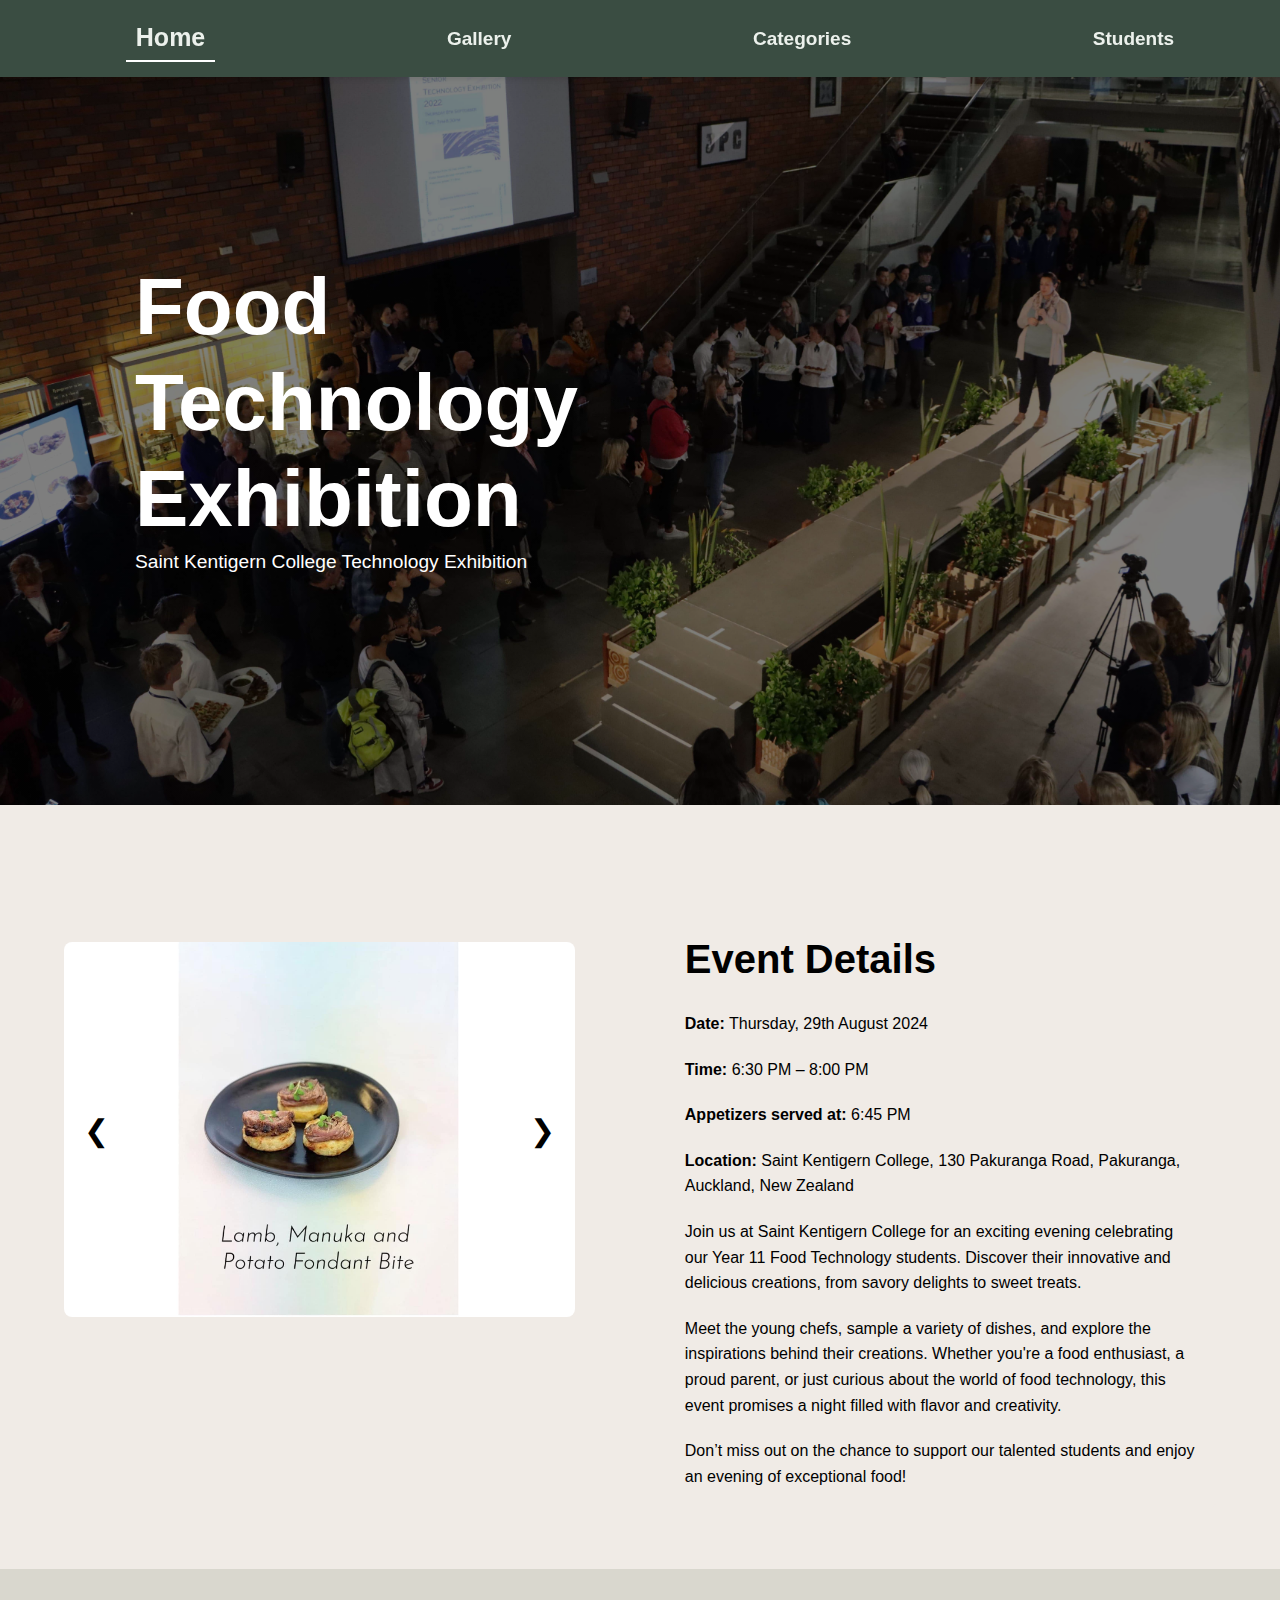
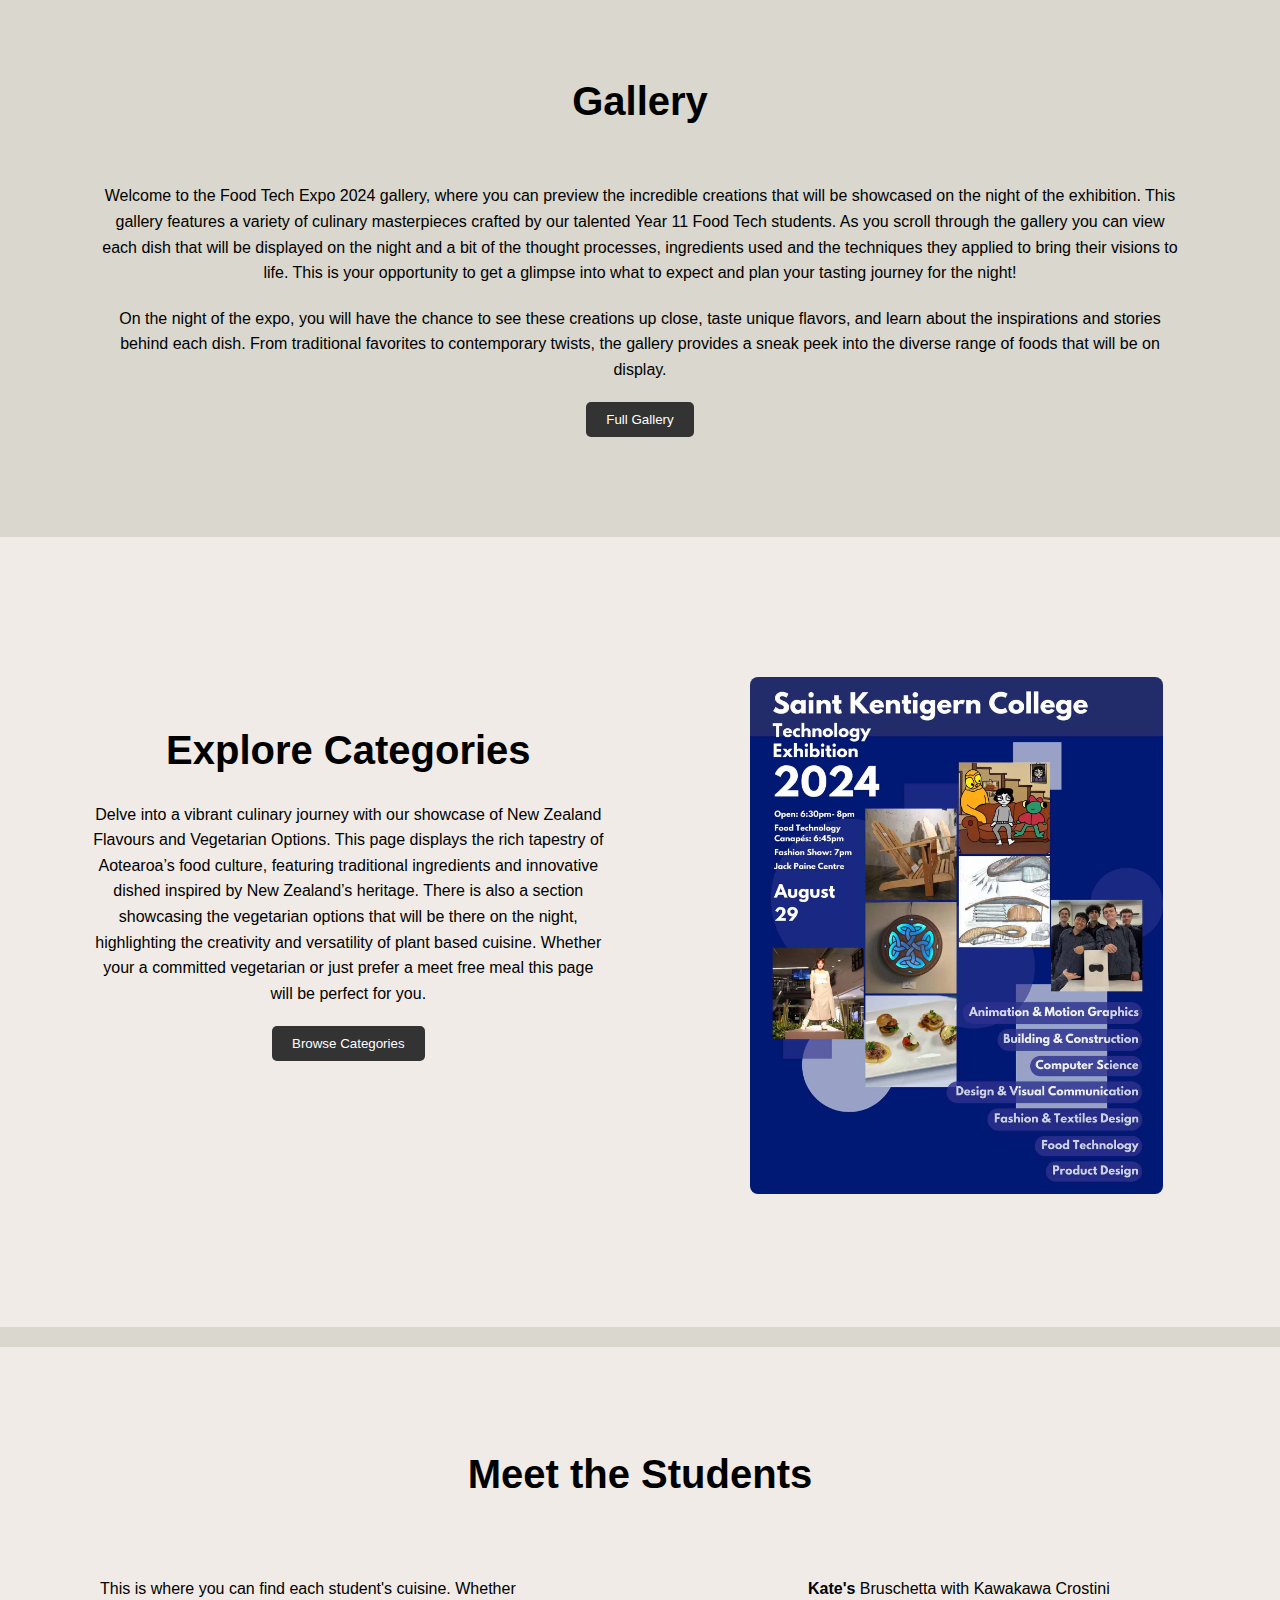
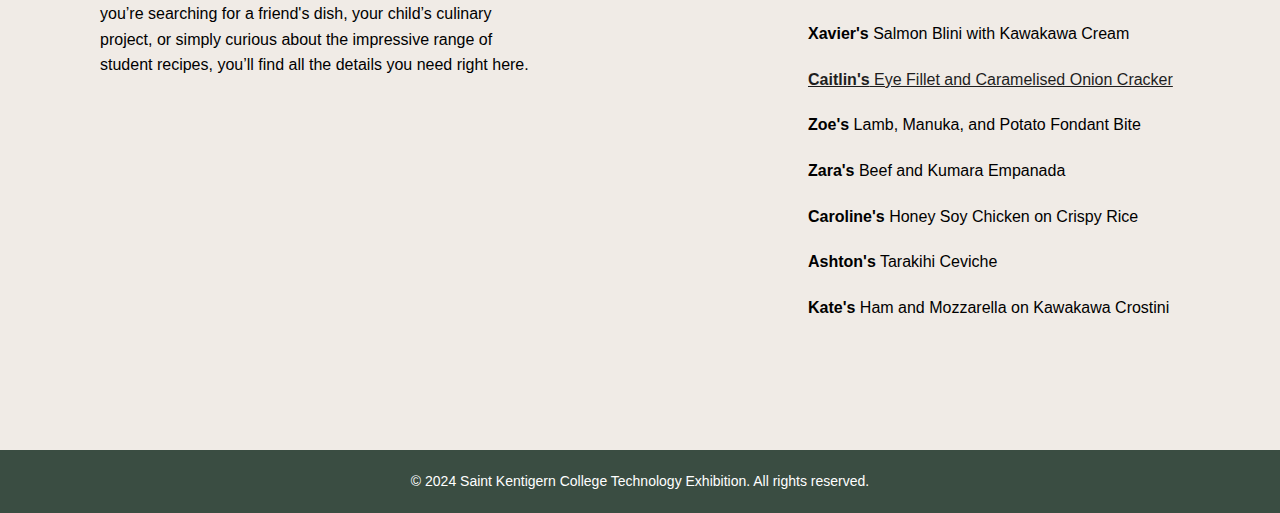
<file: index.html>
<!DOCTYPE html>
<html lang="en">

<head>
    <meta charset="UTF-8">
    <meta http-equiv="X-UA-Compatible" content="IE=edge">
    <meta name="viewport" content="width=device-width, initial-scale=1.0">
    <title>Food Technology Exhibition</title>
    <link rel="stylesheet" href="/css/styles.css">
    <link rel="stylesheet" href="/css/nav-footer.css">

</head>

<body>

    <nav>
        <a class="nav-home" href="index.html">Home</a>
        <a class="nav-gallery" href="gallery.html">Gallery</a>
        <a class="nav-categories" href="categories.html">Categories</a>
        <a class="nav-student" href="#students">Students</a>
    </nav>



    <div id="hero-imageid" class="hero-image">
        <div class="hero-text">
            <h1>Food Technology Exhibition</h1>
            <p>Saint Kentigern College Technology Exhibition</p>
        </div>
    </div>

    <section class="intro">
        <div class="intro-content">
            <div class="slider-container">
                <div class="slider">
                    <div class="slides">

                        <img src="/images/food-images/food-1.jpg" alt="Lamb, Manuka and Potato Fondant Bite">
                        <img src="/images/food-images/food-2.jpg" alt="Beef and Kumara Empanada">
                        <img src="/images/food-images/food-3.png" alt="Tarakihi Ceviche">
                        <img src="/images/food-images/food-4.png" alt="Ham and Mozzerella on Kawakawa Crostini">
                        <img src="/images/food-images/food-5.jpg" alt="Eye Fillet and Caramelised Onion Cracker">
                        <img src="/images/food-images/food-6.jpg" alt="Salmon Blini with Kawakawa Cream">
                        <img src="/images/food-images/food-7.png" alt="Bruschetta with Kawakawa Crostini">
                        <img src="/images/food-images/food-8.jpg" alt="Honey Soy Chicken on Crispy Rice">
                    </div>
                    <button class="prev">&#10094;</button>
                    <button class="next">&#10095;</button>
                </div>


            </div>



            <div class="intro-text">
                <h2>Event Details</h2>
                <p><strong>Date:</strong> Thursday, 29th August 2024</p>
                <p><strong>Time:</strong> 6:30 PM – 8:00 PM</p>
                <p><strong>Appetizers served at:</strong> 6:45 PM</p>
                <p><strong>Location:</strong> Saint Kentigern College, 130 Pakuranga Road,
                    Pakuranga, Auckland,
                    New Zealand</p>

                <p>Join us at Saint Kentigern College for an exciting evening celebrating our Year 11 Food Technology
                    students. Discover their innovative and delicious creations, from savory delights to sweet treats.
                </p>

                <p>Meet the young chefs, sample a variety of dishes, and explore the inspirations behind their
                    creations. Whether you're a food enthusiast, a
                    proud parent, or just curious about the world of food technology, this event promises a night filled
                    with flavor and creativity.</p>

                <p>Don’t miss out on the chance to support our talented students and enjoy an evening of exceptional
                    food!</p>
            </div>
        </div>
    </section>

    <section id="gallery" class="section gallery-section">
        <h2>Gallery</h2>
        <p>Welcome to the Food Tech Expo 2024 gallery, where you can preview the incredible creations that will be
            showcased on the night of the exhibition. This gallery features a variety of culinary masterpieces crafted
            by our talented Year 11 Food Tech students. As you scroll through the gallery you can view each dish that
            will be displayed on the night and a bit of the thought processes, ingredients used and the techniques they
            applied to bring their visions to life. This is your opportunity to get a glimpse into what to expect and
            plan your tasting journey for the night!</p>
        <p>On the night of the expo, you will have the chance to see these creations up close, taste unique flavors, and
            learn about the inspirations and stories behind each dish. From traditional favorites to contemporary
            twists, the gallery provides a sneak peek into the diverse range of foods that will be on display. </p>
        
        <button class="navigate-button" onclick="window.location.href='gallery.html'">Full Gallery</button>

    </section>




    <section class="category-section">

        <div class="category-content">
            <div class="category-text-content">
                <h2>Explore Categories</h2>
                <p>Delve into a vibrant culinary journey with our showcase of New Zealand Flavours and Vegetarian
                    Options. This page displays the rich tapestry of Aotearoa’s food culture, featuring traditional
                    ingredients and innovative dished inspired by New Zealand’s heritage.
                    There is also a section showcasing the vegetarian options that will be there on the night,
                    highlighting the creativity and versatility of plant based cuisine. Whether your a committed
                    vegetarian or just prefer a meet free meal this page will be perfect for you.</p>
                <button class="navigate-button" onclick="window.location.href='categories.html'">Browse
                    Categories</button>
            </div>

            <div class="category-image-content">
                <img src="/images/poster.jpg" alt="Saint Kentigern Tech Exhibition Poster">
            </div>
        </div>
    </section>

    <div class="divider"></div>

    <section id="students" class="section students-section">
        <h2>Meet the Students</h2>
        <p></p>

        <div class="students-content">
            <div class="students-left">
                <p>This is where you can find each student's cuisine. Whether you’re searching for a friend's dish, your
                    child’s culinary project, or simply curious about the impressive range of student recipes, you’ll
                    find all the details you need right here.</p>

            </div>

            <div class="students-right">
                <p><span class="highlight">Kate's</span> Bruschetta with Kawakawa Crostini</p>
                <p><span class="highlight">Xavier's</span> Salmon Blini with Kawakawa Cream</p>
                <p><a href="student.html"><span class="highlight">Caitlin's</span> Eye Fillet and Caramelised Onion Cracker</a></p>
                <p><span class="highlight">Zoe's</span> Lamb, Manuka, and Potato Fondant Bite</p>
                <p><span class="highlight">Zara's</span> Beef and Kumara Empanada</p>
                <p><span class="highlight">Caroline's</span> Honey Soy Chicken on Crispy Rice</p>
                <p><span class="highlight">Ashton's</span> Tarakihi Ceviche</p>
                <p><span class="highlight">Kate's</span> Ham and Mozzarella on Kawakawa Crostini</p>
                
            </div>
        </div>
    </section>



    <footer>
        <div class="footer-content">
            <p>&copy; 2024 Saint Kentigern College Technology Exhibition. All rights reserved.</p>
        </div>
    </footer>


    <script src="/js/auto-slider.js"></script>
</body>

</html>
</file>
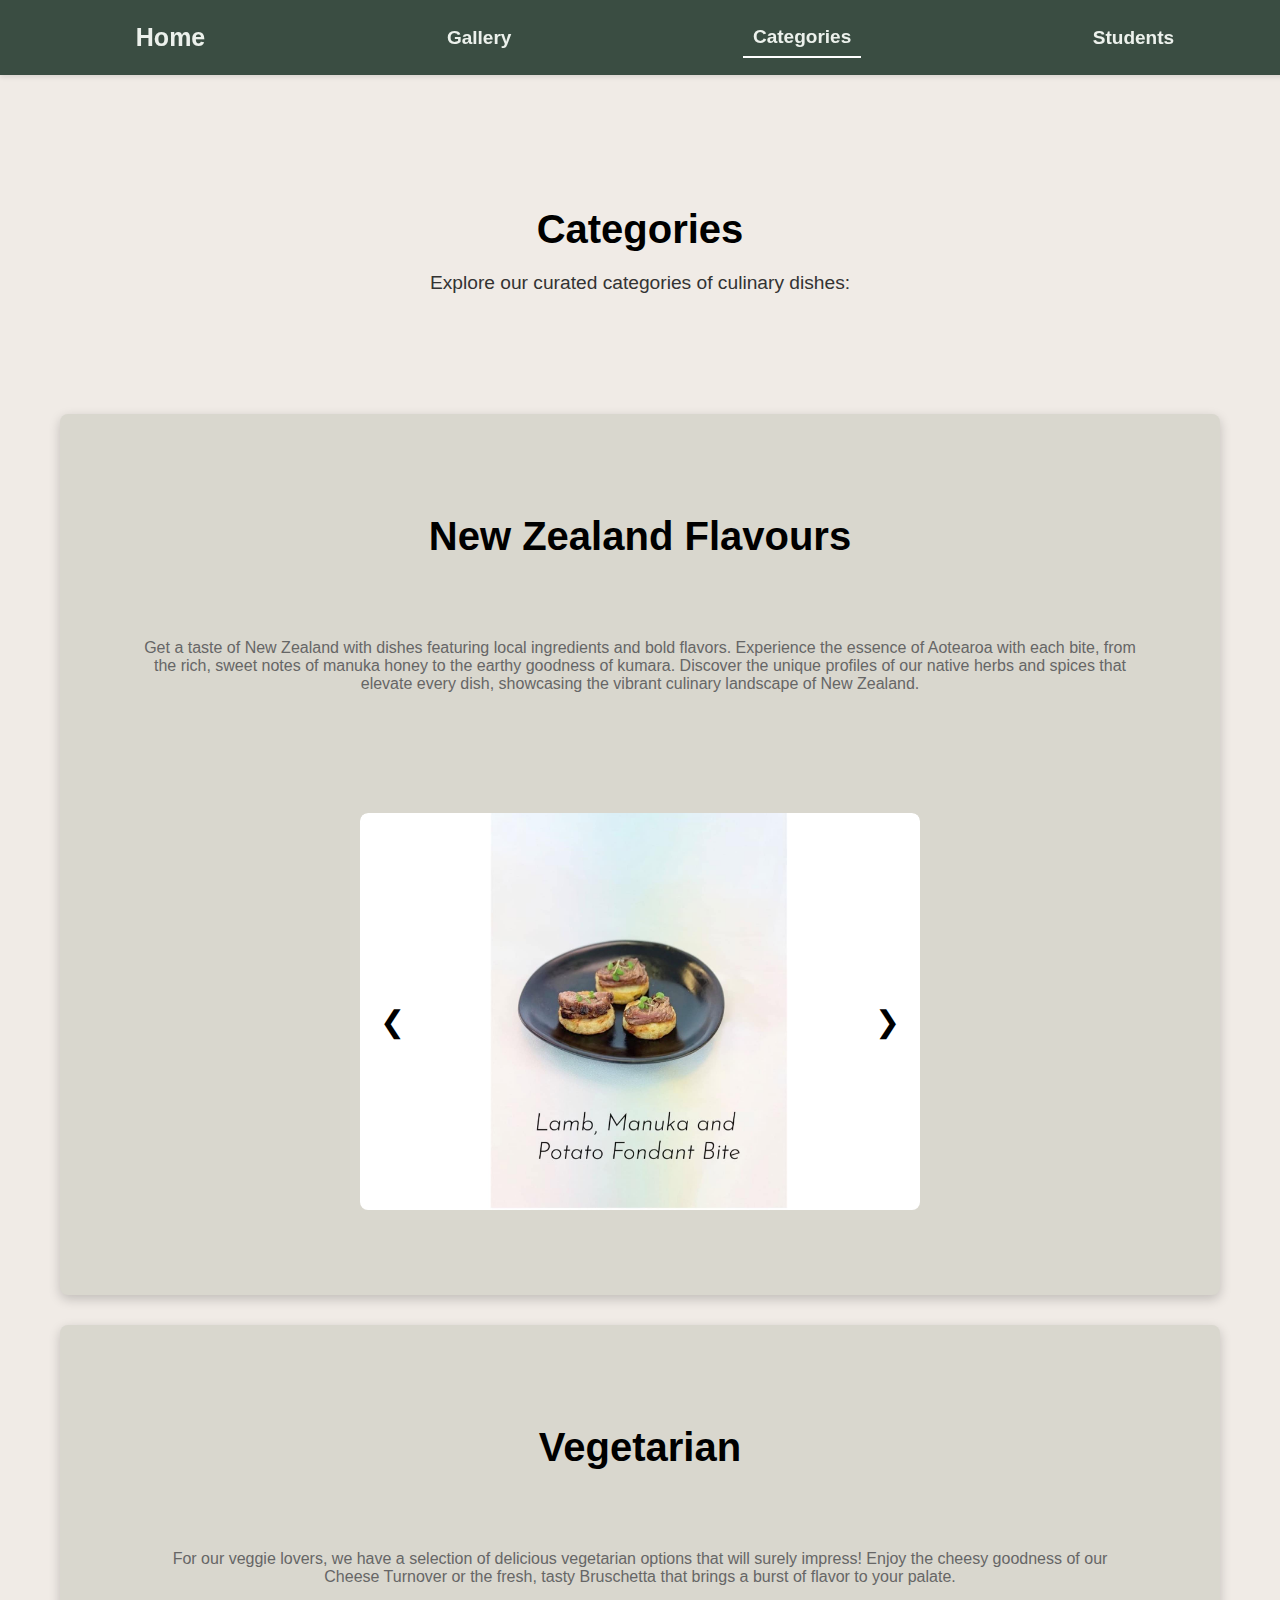
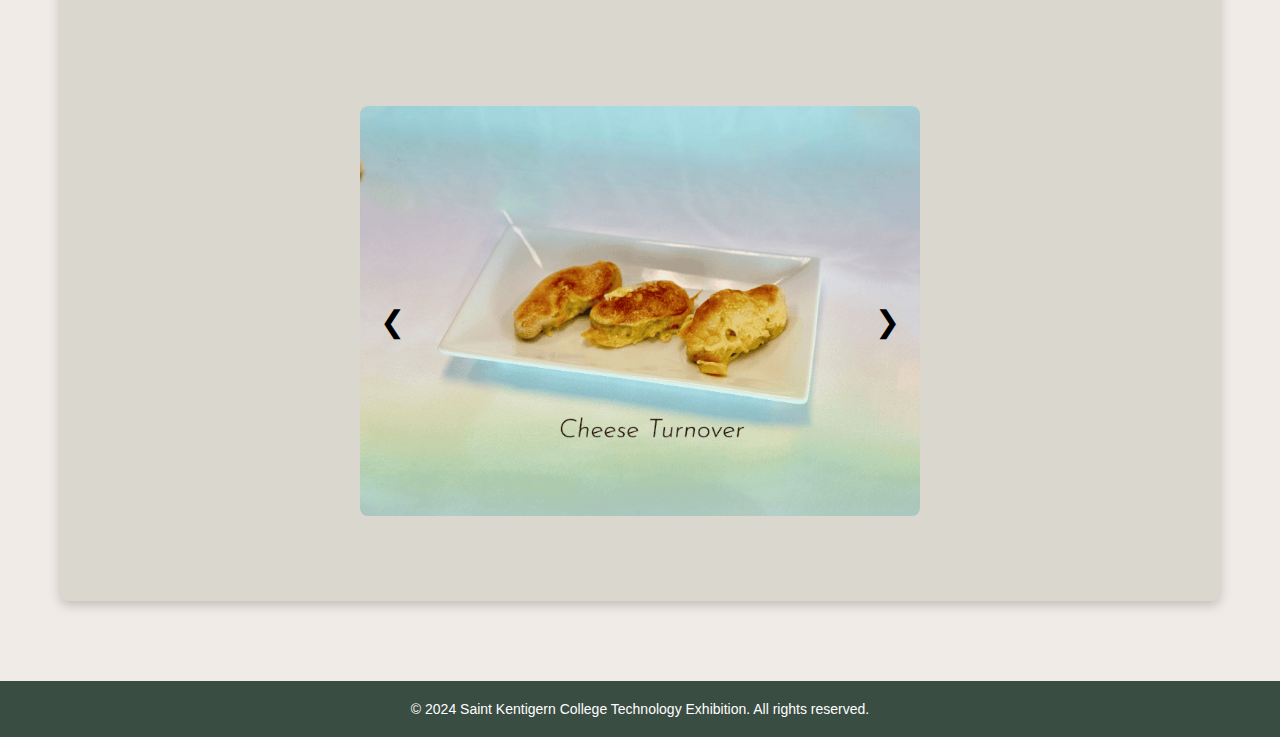
<file: categories.html>
<!DOCTYPE html>
<html lang="en">

<head>
    <meta charset="UTF-8">
    <meta name="viewport" content="width=device-width, initial-scale=1.0">
    <title>Categories - Food Technology Exhibition</title>
    <link rel="stylesheet" href="/css/categories.css">
    <link rel="stylesheet" href="/css/nav-footer.css">
</head>

<body>

    <nav>
        <a class="nav-home" href="index.html">Home</a>
        <a class="nav-gallery" href="gallery.html">Gallery</a>
        <a class="nav-categories" href="categories.html">Categories</a>
        <a class="nav-student" href="index.html#students">Students</a>
    </nav>

    <section class="category-section">
        <h1>Categories</h1>
        <p>Explore our curated categories of culinary dishes:</p>

        <div class="category-grid">
            <div class="category-item">
                <h1>New Zealand Flavours</h1>
                <p>Get a taste of New Zealand with dishes featuring local ingredients and bold flavors. Experience the essence of Aotearoa with each bite, from the rich, sweet notes of manuka honey to the earthy goodness of kumara. Discover the unique profiles of our native herbs and spices that elevate every dish, showcasing the vibrant culinary landscape of New Zealand.</p>

                <div class="slider-container">
                    <div class="slider">
                        <div class="slides">
                            <img src="/images/food-images/food-1.jpg" alt="Lamb, Manuka and Potato Fondant Bite">
                            <img src="/images/food-images/food-2.jpg" alt="Beef and Kumara Empanada">
                            <img src="/images/food-images/food-6.jpg" alt="Salmon Blini with Kawakawa Cream">
                            <img src="/images/food-images/food-7.png" alt="Bruschetta with Kawakawa Crostini">
                        </div>
                        <button class="prev">&#10094;</button>
                        <button class="next">&#10095;</button>
                    </div>
                </div>
            </div>

            <div class="category-item">
                <h1>Vegetarian</h1>
                <p>For our veggie lovers, we have a selection of delicious vegetarian options that will surely impress! Enjoy the cheesy goodness of our Cheese Turnover or the fresh, tasty Bruschetta that brings a burst of flavor to your palate.</p>

                <div class="slider-container">
                    <div class="slider">
                        <div class="slides">
                            <img src="/images/food-images/food-4.png" alt="Cheese Turnover">
                            <img src="/images/food-images/food-7.png" alt="Bruschetta">
                        </div>
                        <button class="prev">&#10094;</button>
                        <button class="next">&#10095;</button>
                    </div>
                </div>
            </div> <!-- Close category-item div -->
        </div> <!-- Close category-grid div -->
    </section>

    <footer>
        <div class="footer-content">
            <p>&copy; 2024 Saint Kentigern College Technology Exhibition. All rights reserved.</p>
        </div>
    </footer>

    <script src="/js/auto-slider.js"></script>
</body>

</html>
</file>
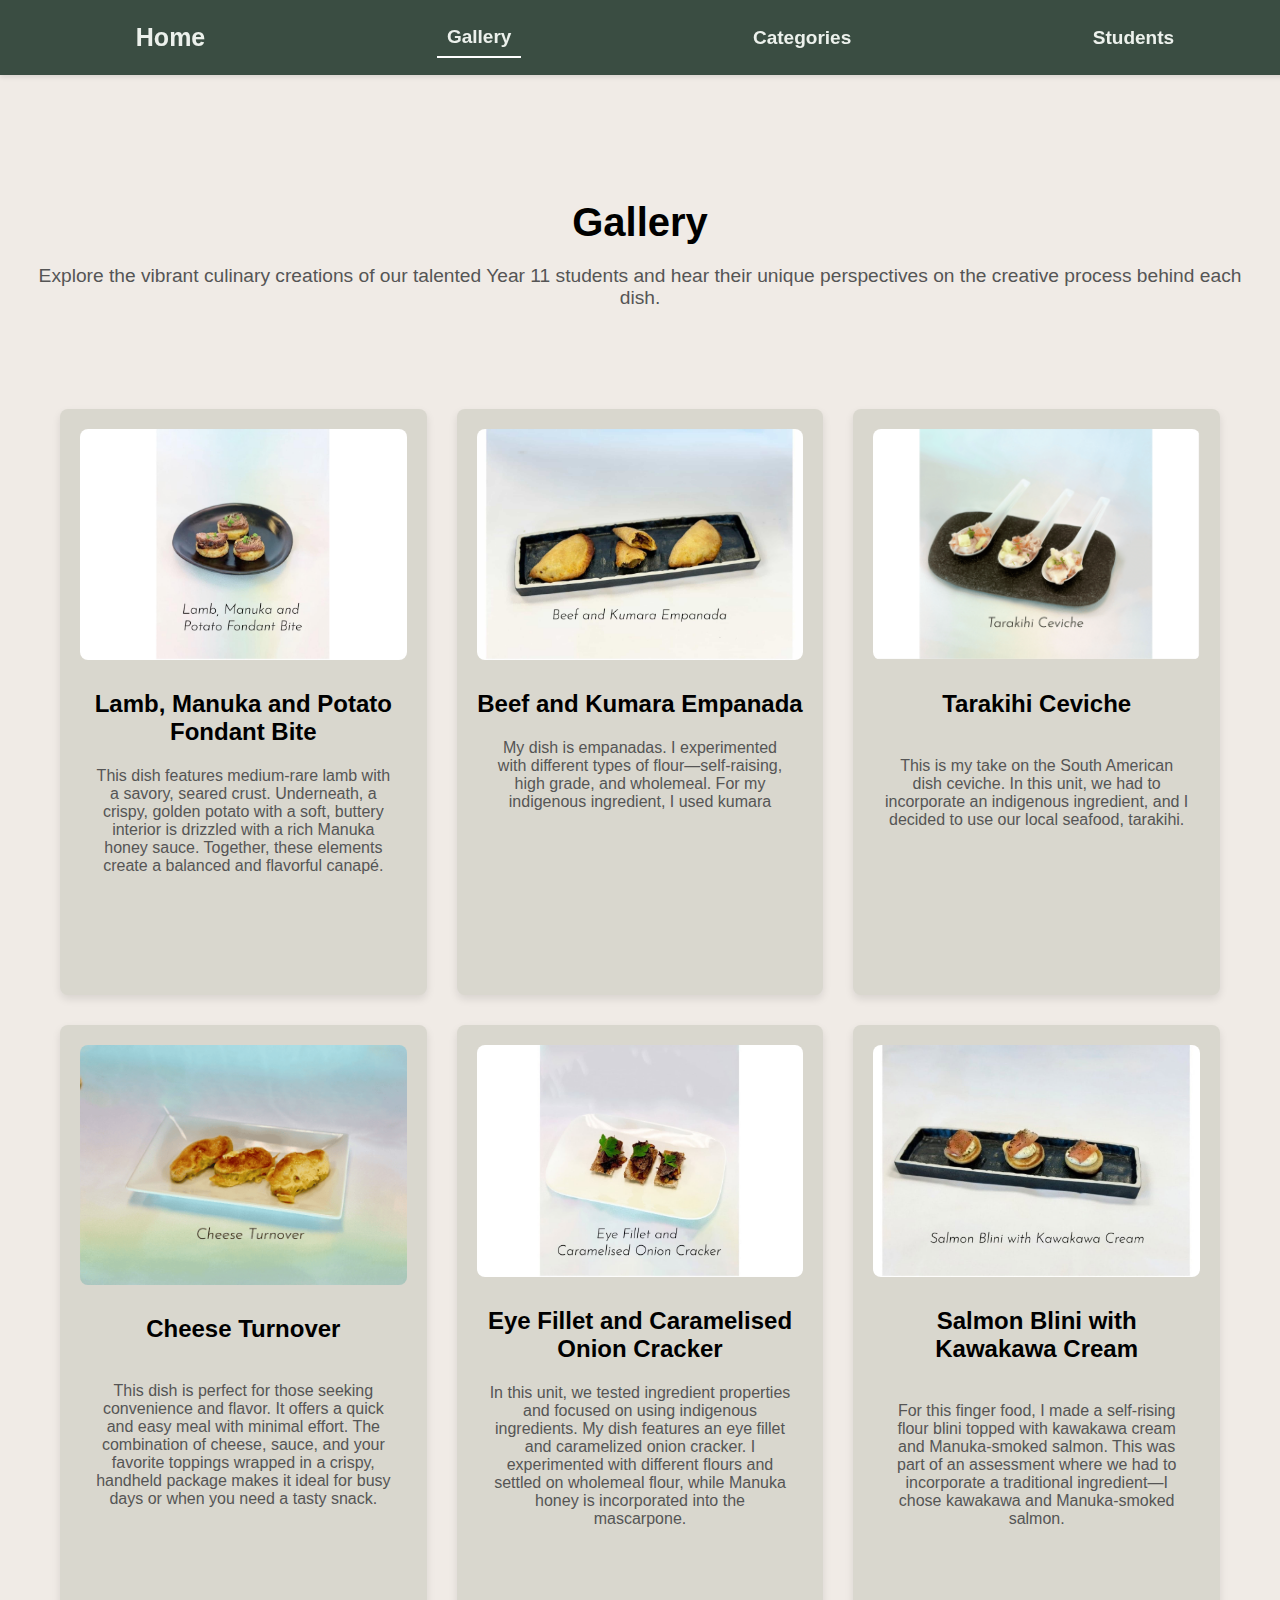
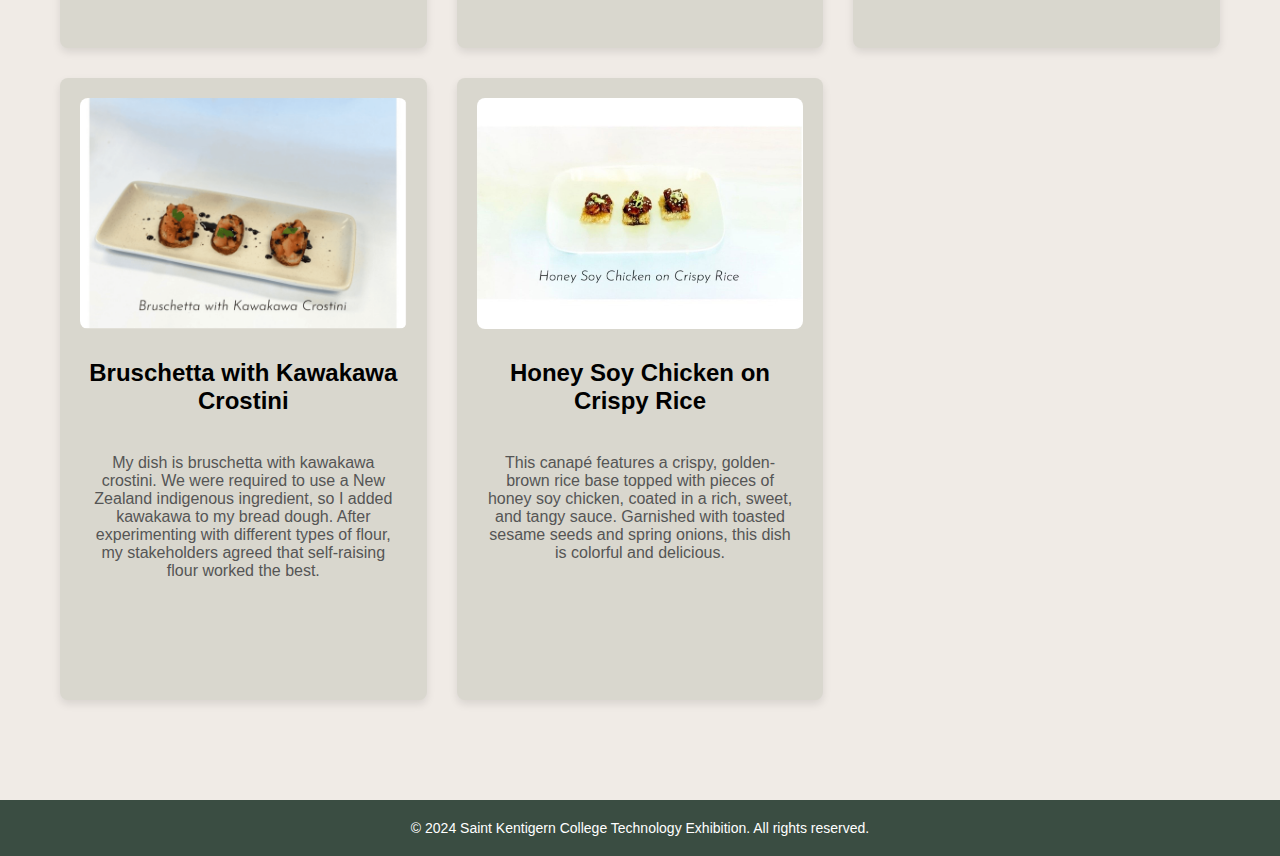
<file: gallery.html>
<!DOCTYPE html>
<html lang="en">

<head>
    <meta charset="UTF-8">
    <meta name="viewport" content="width=device-width, initial-scale=1.0">
    <title>Gallery - Food Technology Exhibition</title>
    <link rel="stylesheet" href="/css/gallery.css">
    <link rel="stylesheet" href="/css/nav-footer.css">
</head>

<body>

    <nav>
        <a class="nav-home" href="index.html">Home</a>
        <a class="nav-gallery" href="gallery.html">Gallery</a>
        <a class="nav-categories" href="categories.html">Categories</a>
        <a class="nav-student" href="index.html#students">Students</a>
    </nav>

    <section class="gallery-section">
        <h1>Gallery</h1>
        <p>Explore the vibrant culinary creations of our talented Year 11 students and hear their unique perspectives on
            the creative process behind each dish.</p>


        <div class="gallery-grid">
            <div class="gallery-item">
                <img src="/images/food-images/food-1.jpg" alt="Lamb, Manuka and Potato Fondant Bite" class="gallery-image">
                <h2>Lamb, Manuka and Potato Fondant Bite</h2>
                <p>This dish features medium-rare lamb with a savory, seared crust. Underneath, a crispy, golden potato
                    with a soft, buttery interior is drizzled with a rich Manuka honey sauce. Together, these elements
                    create a balanced and flavorful canapé.</p>
            </div>
            <div class="gallery-item">
                <img src="/images/food-images/food-2.jpg" alt="Beef and Kumara Empanada" class="gallery-image">
                <h2>Beef and Kumara Empanada</h2>
                <p>My dish is empanadas. I experimented with different types of flour—self-raising, high grade, and
                    wholemeal. For my indigenous ingredient, I used kumara</p>
            </div>
            <div class="gallery-item">
                <img src="/images/food-images/food-3.png" alt="Tarakihi Ceviche" class="gallery-image">
                <h2>Tarakihi Ceviche</h2>
                <br>
                <p>This is my take on the South American dish ceviche. In this unit, we had to incorporate an indigenous
                    ingredient, and I decided to use our local seafood, tarakihi.</p>
            </div>
            <div class="gallery-item">
                <img src="/images/food-images/food-4.png" alt="Cheese Turnover" class="gallery-image">
                <h2>Cheese Turnover</h2>
                <br>
                <p>This dish is perfect for those seeking convenience and flavor. It offers a quick and easy meal with
                    minimal effort. The combination of cheese, sauce, and your favorite toppings wrapped in a crispy,
                    handheld package makes it ideal for busy days or when you need a tasty snack.</p>
            </div>
            <div class="gallery-item">
                <img src="/images/food-images/food-5.jpg" alt="Eye Fillet and Caramelised Onion Cracker" class="gallery-image">
                <h2>Eye Fillet and Caramelised Onion Cracker</h2>
                <p>In this unit, we tested ingredient properties and focused on using indigenous ingredients. My dish
                    features an eye fillet and caramelized onion cracker. I experimented with different flours and
                    settled on wholemeal flour, while Manuka honey is incorporated into the mascarpone.</p>
            </div>
            <div class="gallery-item">
                <img src="/images/food-images/food-6.jpg" alt="Salmon Blini with Kawakawa Cream" class="gallery-image">
                <h2>Salmon Blini with Kawakawa Cream</h2>
                <br>
                <p>For this finger food, I made a self-rising flour blini topped with kawakawa cream and Manuka-smoked
                    salmon. This was part of an assessment where we had to incorporate a traditional ingredient—I chose
                    kawakawa and Manuka-smoked salmon.</p>
            </div>
            <div class="gallery-item">
                <img src="/images/food-images/food-7.png" alt="Bruschetta with Kawakawa Crostini" class="gallery-image">
                <h2>Bruschetta with Kawakawa Crostini</h2>
                <br>
                <p>My dish is bruschetta with kawakawa crostini. We were required to use a New Zealand indigenous
                    ingredient, so I added kawakawa to my bread dough. After experimenting with different types of
                    flour, my stakeholders agreed that self-raising flour worked the best.</p>
            </div>
            <div class="gallery-item">
                <img src="/images/food-images/food-8.jpg" alt="Honey Soy Chicken on Crispy Rice" class="gallery-image">
                <h2>Honey Soy Chicken on Crispy Rice</h2>
                <br>
                <p>This canapé features a crispy, golden-brown rice base topped with pieces of honey soy chicken, coated
                    in a rich, sweet, and tangy sauce. Garnished with toasted sesame seeds and spring onions, this dish
                    is colorful and delicious.</p>
            </div>
        </div>
    </section>

    <div id="myModal" class="modal">
        <span class="modal-close">&times;</span>
        <img class="modal-content" id="img01">

    </div>

    <footer>
        <div class="footer-content">
            <p>&copy; 2024 Saint Kentigern College Technology Exhibition. All rights reserved.</p>
        </div>
    </footer>

    <script>

        document.addEventListener("DOMContentLoaded", () => {
            const modal = document.getElementById("myModal");
            const modalImg = document.getElementById("img01");
            const closeModal = document.querySelector(".modal-close");


            const images = document.querySelectorAll(".gallery-image");


            images.forEach((img) => {
                img.addEventListener("click", function () {
                    modal.style.display = "flex";
                    modalImg.src = this.src;
                });
            });


            closeModal.addEventListener("click", function () {
                modal.style.display = "none";
            });


            modal.addEventListener("click", function (event) {
                if (event.target === modal) {
                    modal.style.display = "none";
                }
            });
        });

    </script>
</body>

</html>
</file>
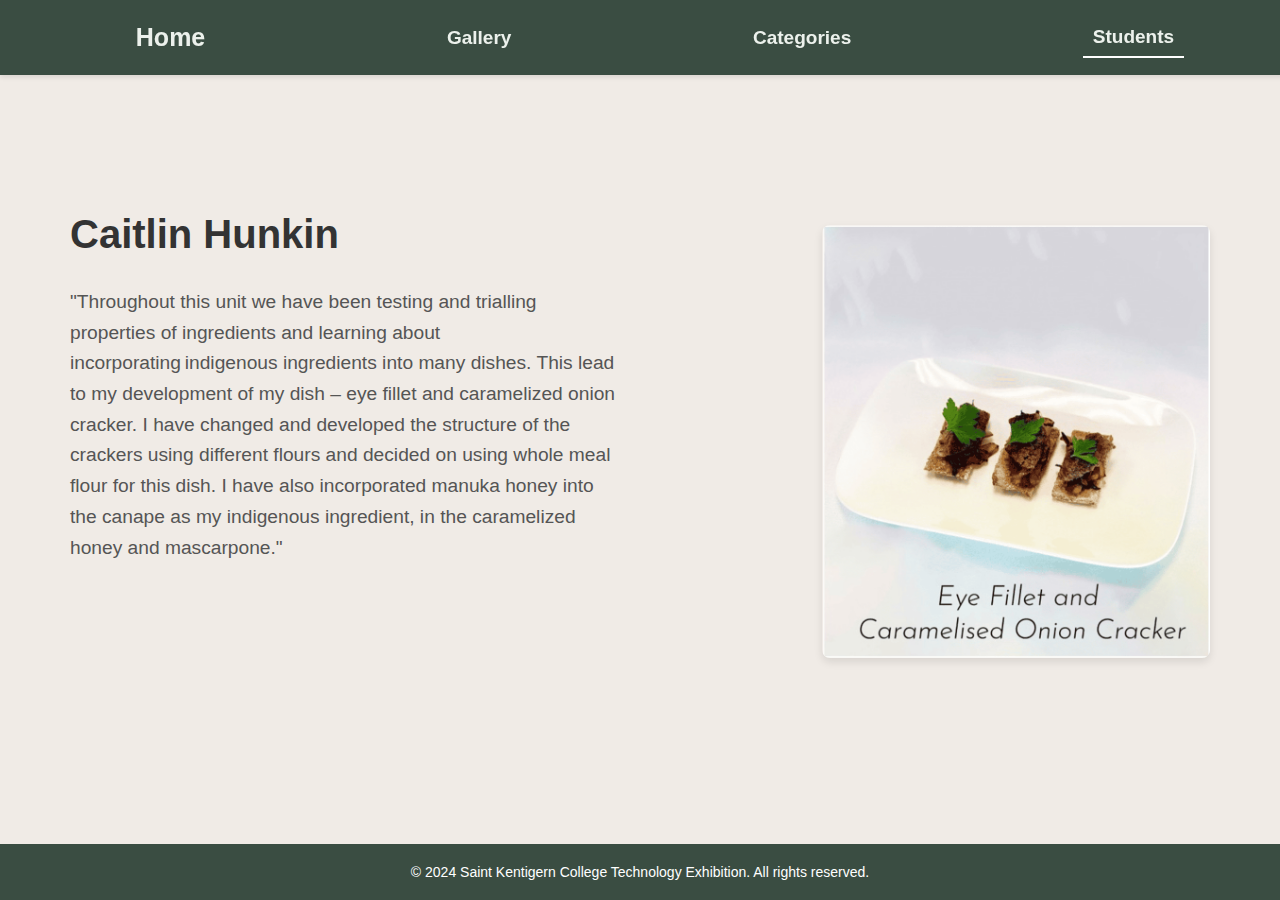
<file: student.html>
<!DOCTYPE html>
<html lang="en">
<head>
    <meta charset="UTF-8">
    <meta name="viewport" content="width=device-width, initial-scale=1.0">
    <title>Student Project - Caitlin Hunkin</title>
    <link rel="stylesheet" href="/css/student.css">
    <link rel="stylesheet" href="/css/nav-footer.css">
</head>
<body>

    <nav>
        <a class="nav-home" href="index.html">Home</a>
        <a class="nav-gallery" href="gallery.html">Gallery</a>
        <a class="nav-categories" href="categories.html">Categories</a>
        <a class="nav-student" href="student.html">Students</a>
    </nav>

    <section class="student-section">
        <div class="student-content">
            <div class="text-content">
                <h1>Caitlin Hunkin</h1>
                <p>"Throughout this unit we have been testing and trialling properties of ingredients and learning about incorporating indigenous ingredients into many dishes. This lead to my development of my dish – eye fillet and caramelized onion cracker. I have changed and developed the structure of the crackers using different flours and decided on using whole meal flour for this dish. I have also incorporated manuka honey into the canape as my indigenous ingredient, in the caramelized honey and mascarpone." </p>
            </div>
            <div class="image-content">
                <img src="/images/food-images/food-5-cropped.png" alt="Caitlin Hunkin's Culinary Creation">
            </div>
        </div>
    </section>

    <footer>
        <div class="footer-content">
            <p>&copy; 2024 Saint Kentigern College Technology Exhibition. All rights reserved.</p>
        </div>
    </footer>

</body>
</html>
</file>
<file: css/styles.css>
body,
h1,
h2,
p,
ul,
li,
a,
button {
  margin: 0;
  padding: 0;
  box-sizing: border-box;
}

body {
  font-family: Arial, sans-serif;
  line-height: 1.6;
  margin: 0;
  padding: 0;
  height: 100vh;
  background-color: #f0ebe6;
}

nav a.nav-home {
  font-size: 23px;
  font-weight: 800;
  border-bottom: 2px solid #ffffff; /* Underlines 'home' on nav bar */
}

/* Hero section */

.hero-image {
  background-image: linear-gradient(rgba(0, 0, 0, 0.5), rgba(0, 0, 0, 0.5)),
    url("/images/hero.jpg");
  height: 85%;
  background-position: center;
  background-repeat: no-repeat;
  background-size: cover;
  position: relative;
  margin-bottom: 82px;
  padding-top: 40px;
}

.hero-text {
  position: absolute;
  text-align: left;
  top: 50%;
  left: 15vh;
  transform: translateY(-50%);
  color: white;
  width: 20vw;
}

.hero-text h1 {
  font-size: 5rem;
  margin: 0;
  line-height: 1.2;
  margin-top: 30px;
}

.hero-text p {
  font-size: 1.2rem;
  width: 400px;
}

/* Intro Section */

.intro {
  display: flex;
  justify-content: center;
  padding: 20px;
  background-color: #f0ebe6;
  margin: 20px auto;
  max-width: 100%;
  padding: 40px 5vw;
}

.intro-content {
  display: flex;
  width: 100%;
  max-width: 1200px;
}

.intro-text {
  flex: 1;
  max-width: 600px;
  text-align: left;
  padding: 0 20px;
  border-radius: 8px;
  background-color: #f0ebe6;
  margin-left: 2vw;
}

/* Image slider */

.slider-container {
  flex: 1;
  margin-right: 0;
  position: relative;
  margin: 0 auto;
  overflow: hidden;
  border-radius: 8px;
  width: 100%;
  margin-right: 5vw;
  padding-top: 15px;
}

.slides img {
  width: 100%;
  height: auto;
  display: block;
  border-radius: 8px;
  object-fit: cover;
}

.slider {
  position: relative;
}

.slides {
  display: flex;
  transition: transform 0.7s ease-in-out;
}

.prev,
.next {
  cursor: pointer;
  position: absolute;
  top: 50%;
  transform: translateY(-50%);
  background-color: transparent;
  border: none;
  font-size: 30px;
  color: black;
  padding: 10px;
  z-index: 10;
  transition: color 0.3s;
}

.prev {
  left: 10px;
}

.next {
  right: 10px;
}

.prev:hover,
.next:hover {
  color: rgb(0, 0, 0);
}

section {
  text-align: center;
}

section h2 {
  margin-bottom: 20px;
  font-size: 2.5rem;
}

section p {
  margin-bottom: 20px;
}

/* Gallery Section */

.gallery-section {
  margin-top: 20px;
  background-color: #d9d7ce;
  padding: 100px 100px;
}

.gallery-section h2 {
  padding-bottom: 30px;
  color: #000000;
}

.gallery-section p {
  color: #000000;
}

/* Category Section */

.category-section {
  padding: 0 20px;
  padding-top: 40px;
  padding-bottom: 100px;
  margin: 0 auto;
  margin: 0 20px;
}

.category-content {
  display: flex;
  align-items: center;
  justify-content: space-between;
  gap: 20px;
}

.category-text-content {
  flex: 1;
  padding-right: 20px;
  margin-left: 50px;
}

.category-text-content h2 {
  font-size: 2.5rem;
  margin-bottom: 20px;
  color: #000000;
}

.category-text-content p {
  color: #000000;
  line-height: 1.6;
}

.category-image-content {
  flex: 1;
  text-align: right;
  padding-top: 100px;
  margin-right: 6vw;
  max-width: 60%;
}

.category-image-content img {
  max-width: 65%;
  border-radius: 8px;
}

.divider {
  width: 100%;
  height: 20px;
  background-color: #d9d7ce;
  margin: 25px 0;
}

/* Student Section */

.students-section {
  padding: 40px 20px;
  background-color: #f0ebe6;
  padding-top: 70px;
  padding-bottom: 90px;
}

#students h2 {
  color: rgb(0, 0, 0);
  font-size: 2.5rem;
  padding-bottom: 30px;
}

.students-content {
  display: flex;
  justify-content: flex-start;
  align-items: flex-start;
}

.students-left {
  flex-basis: 40%;
  padding: 20px;
  text-align: left;
  padding-left: 80px;
}

.students-right {
  flex-basis: 40%;
  margin-left: auto;
  padding: 20px;
  text-align: left;
  padding-left: 20vw;
}


.highlight {
    font-weight: bold; /* Highlights the students names for an easier way to find the student */
}

.students-section .students-right p:ho ver {
    color: #000000;
    font-weight: bold;
  }

.students-section .students-right p a {
  color: #1e1e1e;
}

.students-section .students-right p a:hover {
  color: #000000;
  font-weight: bold;
}

button {
  padding: 10px 20px;
  background-color: #333;
  color: #fff;
  border: none;
  cursor: pointer;
  border-radius: 5px;
}

button:hover {
  background-color: #555;
}

/*------- Media queries -------*/

@media (max-width: 1400px) {
  .category-image-content img {
    max-width: 80%;
  }
}

@media (max-width: 1024px) {
  .hero-text h1 {
    font-size: 3.5rem;
  }

  .hero-text p {
    font-size: 1rem;
    width: 300px;
  }
}

/* Changes for Ipads */

@media (max-width: 850px) {
  .hero-image {
    height: 85%;
  }
  .intro-content {
    flex-direction: column;
    align-items: center;
  }

  .slider-container {
    order: 1;
    width: 80%;
    margin: 0;
    padding-bottom: 80px;
  }

  .prev:hover,
  .next:hover {
    color: gray;
    transform: translateY(-50%) scale(0.8); /* Increase size on hover */
  }

  .intro-text {
    order: 2;
    text-align: center;
    padding: 20px;
    margin: 0;
    max-width: 100%;
  }

  .gallery-section {
    padding: 100px 45px;
  }

  .category-content {
    flex-direction: column;
    align-items: center;
    text-align: center;
  }

  .category-text-content {
    margin-left: 0;
    padding-right: 0;
    text-align: center;
  }

  .category-image-content {
    margin-right: 0;
    padding-top: 50px;
    text-align: center;
    align-items: center;
  }

  .students-content {
    flex-direction: column;
    gap: 20px;
    position: relative;
  }

  .students-left,
  .students-right {
    flex-basis: 100%;
    padding: 10px;
    position: relative;
    margin-left: 0;
  }
}




/* Changes for Ipads */

@media (max-width: 768px) {
  .hero-text {
    text-align: center;
    left: 50%;
    transform: translate(-50%, -50%);
    width: 80vw;
  }

  .hero-text h1 {
    font-size: 2.5rem;
  }

  .hero-text p {
    font-size: 0.9rem;
    width: 100%;
  }

  
  .students-content {
    align-items: center;
    gap: 0;
  }

  .students-left,
  .students-right {
    padding: 0 20px;
  }
}


@media (max-width: 550px) {
    .category-image-content img {
        width: 100%; 
        max-width: none; 
        height: auto; 
    }
}

/* Changes for phones */

@media (max-width: 480px) {
  .hero-image {
    height: 85%;
  }
  .hero-text {
    text-align: center;
    
  }
  .hero-text h1 {
    font-size: 2rem;
  }

  .hero-text p {
    font-size: 0.8rem;
    width: 90%;
    text-align: center;
    width: 100%;
    
  }


  

  .slider-container {
    width: 85%;
  }

  .gallery-section {
    padding: 100px 30px;
  }

  .intro-text {
    padding: 0 10px;
  }

  .students-content {
    padding: 0 10px;
  }
}
</file>
<file: css/nav-footer.css>
nav {
  display: flex;
  justify-content: space-around;
  align-items: center;
  background-color: #3a4d42;
  padding: 15px;
  box-shadow: 0 2px 5px rgba(0, 0, 0, 0.1);
  position: fixed;
  top: 0;
  width: 100%;
  z-index: 1000;
}

nav a {
  color: #ecf1ec;
  text-decoration: none;
  font-size: 19px;
  transition: color 0.3s;
  font-weight: 600;
  padding: 10px;
  line-height: 1;
}

nav a.nav-home {
  font-size: 25px;
}


nav a:hover {
  color: #c3c3c3;
  transform: scale(1.1);
}



  


/* ------ Footer ------ */






footer {
  background-color: #3a4d42;
  color: #fff; 
  text-align: center; 
  padding: 20px 0; 
  position: relative; 
  bottom: 0; 
  width: 100%; 

}

.footer-content p {
  margin: 0; 
  font-size: 14px;
}





/* Navigation bar media queries */



@media (max-width: 500px) {
    nav {
      justify-content: flex-start; 
      padding-left: 20px; 
      gap: 3vw;
    }
    
    nav a {
      padding-left: 10px; 
     
    }

    nav a.nav-home {
        font-size: 19px; /* Shrink 'Home' font size below 500px */
    }
  }
  

  @media (max-width: 436px) {
    nav {
      justify-content: flex-start; 
      padding-left: 10px; 
    }
    
    nav a {
      font-size: 15px;
    }
  }


  /* -------------------------- */


  /* Footer media queries */





@media (max-width: 768px) {
  .students-content {
    flex-direction: column;
    align-items: center;
  }

  .students-left,
  .students-right {
    width: 100%;
  }
}
</file>
<file: css/categories.css>
body {
  font-family: Arial, sans-serif;
  background-color: #f0ebe6;
  margin: 0;
  padding: 0;
}

nav a.nav-categories {
  font-weight: 800;
  border-bottom: 2px solid #ffffff; /* Underlines category on nav bar */
}

.category-section {
  padding: 80px 20px;
  text-align: center;
  margin-top: 100px;
}

/* Title and Subtitle */

.category-section h1 {
  font-size: 2.5rem;
  margin-bottom: 20px;
}

.category-section p {
  font-size: 1.2rem;
  margin-bottom: 120px;
  color: #333;
}

/* Category block */

.category-grid {
  display: grid;
  gap: 30px;
  padding: 0 40px;
}

.category-item {
  background-color: #d9d7ce;
  padding: 20px;
  border-radius: 8px;
  box-shadow: 0 4px 12px rgba(0, 0, 0, 0.2); /* shadow */
  transition: transform 0.3s ease;
  text-align: center;
}

.category-item img {
  width: 100%;
  height: auto;
  border-radius: 8px;
  margin-bottom: 20px;
}

.category-item h3 {
  font-size: 1.5rem;
  margin-bottom: 10px;
  color: #333;
}

.category-item p {
  font-size: 1rem;
  color: #666;
  padding: 0 5vw;
}

.category-item h1 {
  margin: 80px;
}

/* Image slider */

.slider-container {
  flex: 1;
  position: relative;
  overflow: hidden;
  border-radius: 8px;
  width: 50%;
  max-width: 800px;
  margin: 0 auto;
  margin-bottom: 5vh;
}

.slides img {
  width: 100%;
  height: auto;
  display: block;
  border-radius: 8px;
  object-fit: cover;
}

.slider {
  position: relative;
}

.slides {
  display: flex;
  transition: transform 0.7s ease-in-out;
}

.prev,
.next {
  cursor: pointer;
  position: absolute;
  top: 50%;
  transform: translateY(-50%);
  background-color: transparent;
  border: none;
  font-size: 30px;
  color: black;
  padding: 10px;
  z-index: 10;
  transition: color 0.3s;
}

.prev {
  left: 10px;
}

.next {
  right: 10px;
}

.prev:hover,
.next:hover {
  color: rgb(0, 0, 0);
}

/* Button */

button {
  padding: 10px 20px;
  background-color: #333;
  color: #fff;
  border: none;
  cursor: pointer;
  border-radius: 5px;
}

button:hover {
  background-color: #555;
}

/*------ Media queries for changing screen sizes ------*/



@media (max-width: 1080px) {
    .slider-container {
        width: 70%;
    }

}
/* Changes for Ipad */

@media (max-width: 768px) {
  .category-section {
    padding: 60px 10px;
  }

  .category-section h1 {
    font-size: 2rem;
  }

  .category-section p {
    font-size: 1rem;
    margin-bottom: 80px;
  }

  .category-grid {
    padding: 0 20px;
  }

  .slider-container {
    width: 100%;
    margin: 0;
    margin-bottom: 2vh;
  }

  .prev:hover,
  .next:hover {
    color: gray;
    transform: translateY(-50%) scale(0.8); /* Increase size on hover */
  }
}



@media (max-width: 600px) {  /* Makes margins around the header smaller */
    .category-section h1 {
        font-size: 1.8rem;
    }

    .category-section {
        padding-top: 15px;
    }
}
/* Changes for phone */


@media (max-width: 500px) {
  .category-section h1 {
    margin: 40px;
  }

  .category-section p {
    font-size: 0.9rem;
    margin-bottom: 70px;
  }

  .category-item h3 {
    font-size: 1.2rem;
  }

  .category-item p {
    font-size: 0.9rem;
  }

  .category-item p {
    padding: 0 4px;
  }
}
</file>
<file: css/gallery.css>
body {
  font-family: Arial, sans-serif;
  background-color: #f0ebe6;
  margin: 0;
  padding: 0;
}

nav a.nav-gallery {
  font-weight: 800;
  border-bottom: 2px solid #ffffff; /* Underlines gallery on nav bar */
}

.gallery-section {
  padding: 0 20px;
  background-color: #f0ebe6;
  text-align: center;
  margin-top: 200px;
  margin-bottom: 100px;
}

.gallery-section h1 {
  font-size: 2.5rem;
  margin-bottom: 20px;
}

.gallery-section p {
  font-size: 1.2rem;
  margin-bottom: 100px;
  color: #555;
}

/* Each Gallery section */

.gallery-grid {
  display: grid;
  grid-template-columns: repeat(auto-fit, minmax(300px, 1fr));
  gap: 30px;
  padding: 0 40px;
  justify-content: center; /* Center the entire grid */
}

.gallery-item {
  background-color: #d9d7ce;
  padding: 20px;
  border-radius: 8px;
  box-shadow: 0 4px 8px rgba(0, 0, 0, 0.1);
  display: flex; /* aligns text and images */
  flex-direction: column; /* Stacks elements vertically */
  align-items: center; /* Center align items */
}

.gallery-item img {
  width: 100%;
  height: auto;
  border-radius: 8px;
  margin-bottom: 20px;
  cursor: pointer;
  transition: transform 0.3s ease; /* Add transition for scaling */
}

.gallery-item img:hover {
  transform: scale(1.05); /* Scale effect only on the image */
}

/* Feature for making the image pop up when clicked */

.modal {
  display: none;
  position: fixed;
  z-index: 1000;
  left: 0;
  top: 0;
  width: 100%;
  height: 100%;
  background-color: rgba(0, 0, 0, 0.8);
  justify-content: center;
  align-items: center;
}

.modal-content {
  width: 80%;
  max-width: 800px;
}

.modal-close {
  position: absolute;
  top: 20px;
  right: 35px;
  color: white;
  font-size: 40px;
  cursor: pointer;
}

/* Gallery blocks text */

.gallery-item h2 {
  font-size: 1.5rem;
  margin: 10px 0 5px;
  text-align: center; /* Center align title */
}

.gallery-item p {
  font-size: 1rem;
  color: #555;
  text-align: center; /* Center align description */
  padding: 0 5px;
}

/*------ Media queries for different screen sizes ------*/

@media (max-width: 1376px) {
  .gallery-section p {
    padding: 0 10px;
  }
}

@media (max-width: 768px) {
  .gallery-section {
    padding: 0 10px;
  }

  .gallery-grid {
    grid-template-columns: repeat(
      2,
      1fr
    ); /* Makes 2 items per row for smaller screens */
  }

  .gallery-section h1 {
    font-size: 2rem;
  }

  .gallery-section p {
    font-size: 1rem;
  }
}

@media (max-width: 700px) {
  .gallery-grid {
    grid-template-columns: 1fr; /* Stack items in one column on smaller screens */
  }

  .gallery-section h1 {
    font-size: 1.8rem; /* Decreases title size */
  }

  .gallery-section {
    margin-top: 150px;
  }

  .gallery-section p {
    font-size: 0.9rem;
  }
}
</file>
<file: css/student.css>
html, body {
    height: 100%;
}

body {
    display: flex;
    flex-direction: column;
    font-family: Arial, sans-serif;
    background-color: #f0ebe6;
    margin: 0;
    padding: 0;
}

nav a.nav-student {
    font-weight: 800;
    border-bottom: 2px solid #ffffff; /* Underlines students on nav bar */
}

.student-section {
    flex: 1; 
    padding: 105px 40px;
    margin: 0 auto;
    max-width: 1200px;
    padding-bottom: 160px; 
}

.student-content {
    display: flex;
    align-items: center;
    justify-content: space-between;
    gap: 10px;
}

.text-content {
    flex: 1;
    padding-right: 20px;
}

.text-content h1 {
    font-size: 2.5rem;
    margin-bottom: 30px;
    color: #333;
}

.text-content p {
    font-size: 1.2rem;
    color: #555;
    line-height: 1.6;
}

/* Image */

.image-content {
    flex: 1;
    text-align: right;
    padding-top: 120px;
}

.image-content img {
    max-width: 70%; 
    height: auto;
    border-radius: 8px;
    box-shadow: 0 4px 8px rgba(0, 0, 0, 0.1);
}


/*------ Media queries for changing screen sizes ------*/





@media (max-width: 1420px) {
    .text-content {
    padding-left: 30px;
    }

    .image-content {
        padding-right: 30px;
        
    }
}


@media (max-width: 1240px) {
    .text-content {
        margin-top: 30px;
    }
}



/* Changes for Ipads */


@media (max-width: 930px) {
    .student-content {
        flex-direction: column;
        text-align: center;
    }

    .text-content {
        padding: 0 15px;
    }

    .text-content p {
        margin-bottom: -30px;
    }

    .image-content {
        text-align: center;
        padding-top: 0; 
        margin-top: 140px; 
        padding-right: 0px;
    }

    .image-content img {
        max-width: 65%; 
    }


}




@media (max-width: 768px) {
    .student-content {
        flex-direction: column;
        text-align: center;
    }

    .text-content {
        padding: 0 15px;
    }

    .text-content p {
        margin-bottom: -30px;
    }

    .image-content {
        text-align: center;
        padding-top: 0; 
        margin-top: 140px; 
    }

    .image-content img {
        max-width: 65%; 
    }
}

/* Changes for phones */

@media (max-width: 480px) {
    .image-content img {
        max-width: 90%; /* Ensures the image is is big enough for small screens */
    }

    .text-content p {
        line-height: 1.4;
    }

    .text-content {
        padding: 0 0px;
    }
}
</file>
